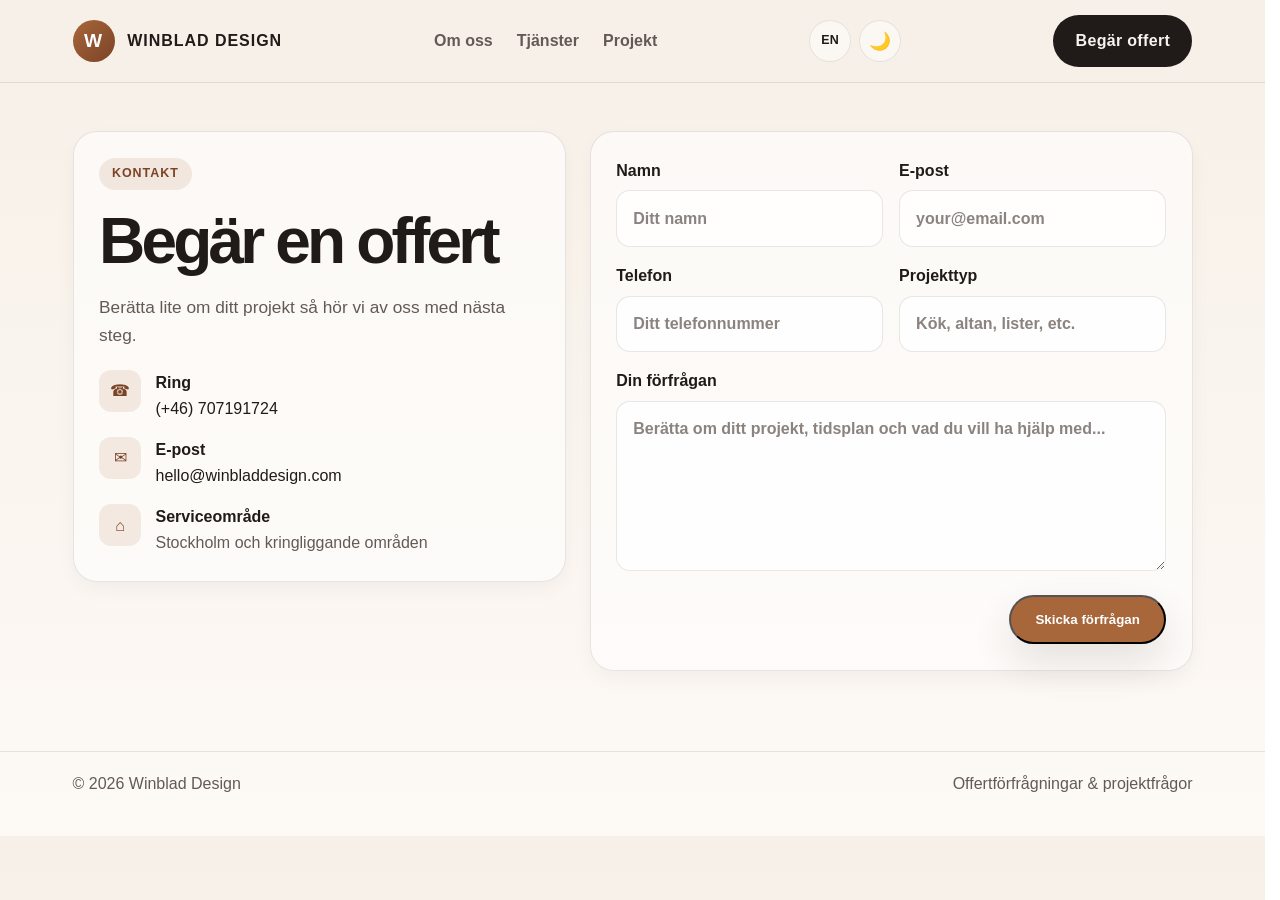
<file: quote.html>
<!DOCTYPE html>
<html lang="en">
  <head>
    <meta charset="UTF-8" />
    <meta name="viewport" content="width=device-width, initial-scale=1.0" />
    <title data-i18n="meta.title.quote">Request a Quote | Winblad Design</title>
    <meta
      name="description"
      data-i18n-content="meta.desc.quote"
      content="Send a project request to Winblad Design through the quote form and email contact details."
    />
    <link rel="stylesheet" href="styles.css" />
  </head>
  <body>
    <header class="site-header">
      <div class="container nav-wrap">
        <a href="index.html" class="brand" data-i18n-aria-label="a11y.brandHome" aria-label="Winblad Design home">
          <span class="brand-mark">W</span>
          <span class="brand-text">Winblad Design</span>
        </a>

        <nav class="nav-links" aria-label="Main navigation">
          <a href="index.html#about" data-i18n="nav.about">About</a>
          <a href="index.html#services" data-i18n="nav.services">Services</a>
          <a href="projects.html" data-i18n="nav.projects">Projects</a>
          <div class="toggle-group toggle-group-mobile">
            <button class="lang-toggle" type="button" data-i18n-aria-label="a11y.langToggle" aria-label="Switch language">SV</button>
            <button class="theme-toggle" type="button" data-i18n-aria-label="a11y.themeToggle" aria-label="Toggle dark mode">🌙</button>
          </div>
        </nav>

        <div class="toggle-group toggle-group-desktop">
          <button class="lang-toggle" type="button" data-i18n-aria-label="a11y.langToggle" aria-label="Switch language">SV</button>
          <button class="theme-toggle" type="button" data-i18n-aria-label="a11y.themeToggle" aria-label="Toggle dark mode">🌙</button>
        </div>

        <a href="quote.html" class="nav-cta" data-i18n="nav.quote">Get a Quote</a>
        <button class="mobile-menu-button" type="button" data-i18n-aria-label="a11y.toggleMenu" aria-label="Toggle menu" aria-expanded="false">
          <span data-i18n="nav.menu">Menu</span>
        </button>
      </div>
    </header>

    <main class="quote-page">
      <div class="container quote-layout">
        <section class="quote-panel">
          <span class="eyebrow" data-i18n="shared.contact">Contact</span>
          <h1 data-i18n="quote.h1">Request a quote</h1>
          <p class="lead" data-i18n="quote.lead">
            Tell us a little about your project and we'll be in touch with next steps.
          </p>

          <div class="contact-list">
            <div class="contact-item">
              <div class="contact-icon">☎</div>
              <div>
                <strong data-i18n="shared.call">Call</strong>
                <a href="tel:+46707191724">(+46) 707191724</a>
              </div>
            </div>
            <div class="contact-item">
              <div class="contact-icon">✉</div>
              <div>
                <strong data-i18n="shared.email">Email</strong>
                <a href="mailto:hello@winbladdesign.com">hello@winbladdesign.com</a>
              </div>
            </div>
            <div class="contact-item">
              <div class="contact-icon">⌂</div>
              <div>
                <strong data-i18n="shared.serviceArea">Service area</strong>
                <span data-i18n="shared.serviceAreaValue">Stockholm & surrounding communities</span>
              </div>
            </div>
          </div>
        </section>

        <section class="quote-panel">
          <form class="quote-form" action="mailto:hello@winbladdesign.com" method="post" enctype="text/plain">
            <div class="form-row">
              <label>
                <span data-i18n="quote.form.name">Name</span>
                <input type="text" name="name" data-i18n-placeholder="quote.form.namePh" placeholder="Your name" required />
              </label>

              <label>
                <span data-i18n="quote.form.email">Email</span>
                <input type="email" name="email" placeholder="your@email.com" required />
              </label>
            </div>

            <div class="form-row">
              <label>
                <span data-i18n="quote.form.phone">Phone</span>
                <input type="tel" name="phone" data-i18n-placeholder="quote.form.phonePh" placeholder="Your phone number" />
              </label>

              <label>
                <span data-i18n="quote.form.projectType">Project type</span>
                <input type="text" name="projectType" data-i18n-placeholder="quote.form.projectTypePh" placeholder="Kitchen, deck, trim, etc." />
              </label>
            </div>

            <label>
              <span data-i18n="quote.form.message">Your request</span>
              <textarea name="message" data-i18n-placeholder="quote.form.messagePh" placeholder="Tell us about your project, timeline, and what you'd like help with..." required></textarea>
            </label>

            <div class="quote-actions">
              <button type="submit" class="button primary" data-i18n="quote.form.submit">Send request</button>
            </div>
          </form>
        </section>
      </div>
    </main>

    <footer class="footer">
      <div class="container footer-inner">
        <p>© 2026 Winblad Design</p>
        <p data-i18n="quote.footerTagline">Request details & project inquiries</p>
      </div>
    </footer>

    <script src="main.js"></script>
  </body>
</html>
</file>
<file: styles.css>
:root {
  --bg: #f7f0e8;
  --bg2: #fdf9f5;
  --panel: #fffdf9;
  --ink: #201b18;
  --muted: #635a55;
  --accent: #a8663b;
  --accent-dark: #7a4326;
  --line: rgba(32, 27, 24, 0.1);
  --shadow: 0 18px 40px rgba(46, 31, 25, 0.12);
  --header-bg: rgba(247, 240, 232, 0.9);
  --card-bg: rgba(255, 255, 255, 0.55);
  --input-bg: rgba(255, 255, 255, 0.8);
  --dropdown-bg: rgba(255, 255, 255, 0.98);
  --hero-card-1: #f2e2d0;
  --hero-card-2: #e0cab4;
  --tag-bg: rgba(168, 102, 59, 0.12);
  --cta-bg: var(--ink);
  --cta-text: #f7f3ef;
  --accent-contrast: #fff;
  color-scheme: light;
}

[data-theme="dark"] {
  --bg: #1b1714;
  --bg2: #15110f;
  --panel: #241f1b;
  --ink: #f3ece5;
  --muted: #b8a89d;
  --accent: #e08f56;
  --accent-dark: #f0a56c;
  --line: rgba(255, 255, 255, 0.12);
  --shadow: 0 18px 40px rgba(0, 0, 0, 0.45);
  --header-bg: rgba(27, 23, 20, 0.9);
  --card-bg: rgba(255, 255, 255, 0.06);
  --input-bg: rgba(255, 255, 255, 0.08);
  --dropdown-bg: rgba(36, 31, 27, 0.98);
  --hero-card-1: #3a2c22;
  --hero-card-2: #241a14;
  --tag-bg: rgba(224, 143, 86, 0.18);
  --cta-bg: var(--accent);
  --cta-text: #1b1714;
  --accent-contrast: #1b1714;
  color-scheme: dark;
}

* {
  box-sizing: border-box;
}

html {
  scroll-behavior: smooth;
  scrollbar-gutter: stable;
}

body {
  margin: 0;
  font-family: "Segoe UI", Tahoma, Geneva, Verdana, sans-serif;
  background: linear-gradient(180deg, var(--bg) 0%, var(--bg2) 100%);
  color: var(--ink);
  line-height: 1.6;
  transition: background-color 0.2s ease, color 0.2s ease;
}

a {
  color: inherit;
  text-decoration: none;
}

img {
  max-width: 100%;
  display: block;
}

.container {
  width: min(1120px, calc(100% - 2rem));
  margin: 0 auto;
}

.site-header {
  position: sticky;
  top: 0;
  z-index: 20;
  backdrop-filter: blur(12px);
  background: var(--header-bg);
  border-bottom: 1px solid var(--line);
}

.nav-wrap {
  display: flex;
  justify-content: space-between;
  align-items: center;
  min-height: 82px;
  gap: 1rem;
}

.brand {
  display: flex;
  align-items: center;
  gap: 0.8rem;
  font-weight: 800;
  letter-spacing: 0.06em;
  text-transform: uppercase;
}

.brand-mark {
  width: 42px;
  height: 42px;
  display: grid;
  place-items: center;
  border-radius: 50%;
  background: linear-gradient(135deg, var(--accent), var(--accent-dark));
  color: #fff;
  font-size: 1.2rem;
}

.mobile-menu-button {
  display: none;
}

.toggle-group {
  display: flex;
  align-items: center;
  gap: 0.5rem;
}

.toggle-group-mobile {
  display: none;
}

.lang-toggle,
.theme-toggle {
  display: inline-flex;
  align-items: center;
  justify-content: center;
  border: 1px solid var(--line);
  background: var(--card-bg);
  color: var(--ink);
  border-radius: 999px;
  font: inherit;
  font-weight: 700;
  cursor: pointer;
  transition: transform 0.15s ease, background-color 0.2s ease;
}

.lang-toggle {
  width: 42px;
  height: 42px;
  font-size: 0.78rem;
  letter-spacing: 0.02em;
}

.theme-toggle {
  width: 42px;
  height: 42px;
  font-size: 1.1rem;
}

.lang-toggle:hover,
.theme-toggle:hover {
  transform: translateY(-1px);
}

.nav-links {
  display: flex;
  align-items: center;
  gap: 1.5rem;
  flex-wrap: wrap;
}

.nav-links a {
  color: var(--muted);
  font-weight: 600;
}

.nav-cta {
  background: var(--cta-bg);
  color: var(--cta-text);
  padding: 0.8rem 1.4rem;
  border-radius: 999px;
  font-weight: 700;
  letter-spacing: 0.02em;
}

.hero {
  padding: 4rem 0 2.5rem;
}

.hero-grid {
  display: grid;
  grid-template-columns: 1.15fr 0.85fr;
  gap: 2rem;
  align-items: center;
}

.eyebrow {
  display: inline-block;
  padding: 0.4rem 0.8rem;
  border-radius: 999px;
  background: var(--tag-bg);
  color: var(--accent-dark);
  font-size: 0.78rem;
  font-weight: 700;
  letter-spacing: 0.08em;
  text-transform: uppercase;
}

h1, h2, h3 {
  margin: 0 0 0.75rem;
  line-height: 1.1;
}

h1 {
  font-size: clamp(2.5rem, 5vw, 4.5rem);
  letter-spacing: -0.06em;
  margin-top: 1rem;
}

.lead {
  font-size: 1.08rem;
  color: var(--muted);
  max-width: 62ch;
}

.hero-actions {
  display: flex;
  flex-wrap: wrap;
  gap: 1rem;
  margin-top: 1.75rem;
}

.button {
  display: inline-flex;
  justify-content: center;
  align-items: center;
  border-radius: 999px;
  padding: 0.95rem 1.5rem;
  font-weight: 700;
  transition: 0.2s ease;
}

.button.primary {
  background: var(--accent);
  color: var(--accent-contrast);
  box-shadow: var(--shadow);
}

.button.secondary {
  border: 1px solid var(--line);
  background: var(--card-bg);
}

.button:hover {
  transform: translateY(-1px);
}

.hero-meta {
  display: flex;
  flex-wrap: wrap;
  gap: 1.75rem;
  margin-top: 2rem;
}

.meta-item {
  min-width: 140px;
}

.meta-item strong {
  display: block;
  font-size: 1.15rem;
}

.meta-item span {
  color: var(--muted);
  font-size: 0.92rem;
}

.hero-card {
  position: relative;
  background: linear-gradient(180deg, var(--hero-card-1), var(--hero-card-2));
  border: 1px solid var(--line);
  border-radius: 28px;
  padding: 1rem;
  box-shadow: var(--shadow);
}

.hero-card img {
  width: 100%;
  height: 540px;
  object-fit: cover;
  border-radius: 22px;
}

.card-badge {
  position: absolute;
  right: 1.5rem;
  bottom: 1.5rem;
  background: var(--card-bg);
  backdrop-filter: blur(8px);
  border: 1px solid var(--line);
  border-radius: 18px;
  padding: 0.85rem 1rem;
  box-shadow: 0 12px 25px rgba(0, 0, 0, 0.08);
}

.card-badge strong {
  display: block;
}

.section {
  padding: 4.5rem 0;
}

.section-head {
  display: flex;
  justify-content: space-between;
  align-items: end;
  gap: 1rem;
  margin-bottom: 2rem;
}

.section-head p {
  margin: 0;
  color: var(--muted);
  max-width: 55ch;
}

.grid-3 {
  display: grid;
  grid-template-columns: repeat(3, minmax(0, 1fr));
  gap: 1.3rem;
}

.service-card,
.project-card,
.feature-card,
.contact-panel,
.project-highlight {
  border: 1px solid var(--line);
  border-radius: 22px;
  background: var(--card-bg);
  box-shadow: 0 8px 20px rgba(33, 28, 25, 0.04);
}

.service-card {
  padding: 1.5rem;
}

.service-icon {
  width: 52px;
  height: 52px;
  display: grid;
  place-items: center;
  border-radius: 14px;
  background: var(--tag-bg);
  color: var(--accent-dark);
  font-size: 1.4rem;
  margin-bottom: 1rem;
}

.service-card p,
.feature-card p,
.project-card p,
.project-highlight p,
.contact-panel p,
.footer p {
  margin: 0;
  color: var(--muted);
}

.feature-grid {
  display: grid;
  grid-template-columns: repeat(2, minmax(0, 1fr));
  gap: 1.5rem;
}

.feature-card {
  padding: 1.5rem;
}

.project-card {
  overflow: hidden;
}

.project-card img {
  height: 260px;
  width: 100%;
  object-fit: cover;
}

.project-copy {
  padding: 1.2rem 1.2rem 1.5rem;
}

.tag {
  display: inline-block;
  padding: 0.35rem 0.7rem;
  border-radius: 999px;
  background: var(--tag-bg);
  color: var(--accent-dark);
  font-weight: 700;
  font-size: 0.75rem;
  letter-spacing: 0.07em;
  text-transform: uppercase;
  margin-bottom: 0.75rem;
}

.project-list {
  display: grid;
  grid-template-columns: repeat(2, minmax(0, 1fr));
  gap: 1.5rem;
}

.project-highlight {
  padding: 1rem;
}

.project-highlight img {
  border-radius: 18px;
  height: 370px;
  width: 100%;
  object-fit: cover;
  margin-bottom: 1rem;
}

.cta-band {
  padding: 2.5rem 0 5.5rem;
}

.cta-box {
  display: flex;
  justify-content: space-between;
  align-items: center;
  gap: 1rem;
  padding: 2rem 2.2rem;
  background: linear-gradient(120deg, #1f1a18 0%, #3d2a22 100%);
  color: #fff;
  border-radius: 26px;
  box-shadow: var(--shadow);
}

.cta-box p {
  margin: 0.5rem 0 0;
  color: rgba(255,255,255,0.8);
}

.contact-wrap {
  display: grid;
  grid-template-columns: 1fr 0.8fr;
  gap: 1.5rem;
  align-items: center;
}

.contact-panel {
  padding: 1.5rem;
}

.contact-list {
  display: grid;
  gap: 1rem;
  margin-top: 1.3rem;
}

.contact-item {
  display: flex;
  gap: 0.9rem;
  align-items: flex-start;
}

.contact-icon {
  width: 42px;
  height: 42px;
  display: grid;
  place-items: center;
  border-radius: 12px;
  background: var(--tag-bg);
  color: var(--accent-dark);
  flex-shrink: 0;
}

.contact-item strong,
.contact-item a {
  display: block;
}

.contact-item span {
  color: var(--muted);
}

.footer {
  border-top: 1px solid var(--line);
  padding: 1.2rem 0 2.5rem;
}

.footer-inner {
  display: flex;
  justify-content: space-between;
  gap: 1rem;
  align-items: center;
  flex-wrap: wrap;
}

.not-found {
  padding: 5rem 0;
}

.not-found-box {
  max-width: 640px;
  text-align: center;
  display: flex;
  flex-direction: column;
  align-items: center;
}

.not-found-box .hero-actions {
  justify-content: center;
  margin-top: 2rem;
}

.page-hero {
  padding: 3rem 0 1rem;
}

.page-hero .container {
  background: var(--card-bg);
  border: 1px solid var(--line);
  border-radius: 26px;
  padding: 2rem;
}

.page-hero h1 {
  font-size: clamp(2.4rem, 4vw, 4rem);
}

.quote-page {
  padding: 3rem 0 5rem;
}

.quote-layout {
  display: grid;
  grid-template-columns: 0.9fr 1.1fr;
  gap: 1.5rem;
  align-items: start;
}

.quote-panel {
  border: 1px solid var(--line);
  border-radius: 24px;
  background: var(--card-bg);
  padding: 1.6rem;
  box-shadow: 0 8px 20px rgba(33, 28, 25, 0.04);
}

.quote-form {
  display: grid;
  gap: 1rem;
}

.form-row {
  display: grid;
  grid-template-columns: repeat(2, minmax(0, 1fr));
  gap: 1rem;
}

label {
  display: grid;
  gap: 0.45rem;
  font-weight: 600;
  color: var(--ink);
}

input,
textarea {
  width: 100%;
  border: 1px solid var(--line);
  border-radius: 14px;
  padding: 0.9rem 1rem;
  font: inherit;
  color: var(--ink);
  background: var(--input-bg);
}

input::placeholder,
textarea::placeholder {
  color: var(--muted);
  opacity: 0.75;
}

textarea {
  min-height: 170px;
  resize: vertical;
}

.quote-actions {
  display: flex;
  justify-content: flex-end;
  margin-top: 0.5rem;
}

@media (max-width: 900px) {
  .quote-layout,
  .form-row {
    grid-template-columns: 1fr;
  }
  .hero-grid,
  .contact-wrap,
  .grid-3,
  .project-list,
  .feature-grid {
    grid-template-columns: 1fr;
  }

  .nav-wrap {
    flex-wrap: wrap;
    padding: 1rem 0;
  }

  .nav-links {
    width: 100%;
    justify-content: center;
  }

  .cta-box,
  .section-head {
    display: block;
  }

  .cta-box {
    padding: 1.5rem;
  }
}

@media (max-width: 560px) {
  .site-header {
    position: sticky;
    top: 0;
    z-index: 40;
  }

  .nav-wrap {
    min-height: auto;
    gap: 0.35rem;
    padding: 0.7rem 0;
    align-items: center;
    position: relative;
    flex-wrap: nowrap;
  }

  .brand {
    font-size: 0.75rem;
    letter-spacing: 0.04em;
    flex-shrink: 1;
    min-width: 0;
  }

  .brand-text {
    white-space: nowrap;
    overflow: hidden;
    text-overflow: ellipsis;
  }

  .brand-mark {
    width: 28px;
    height: 28px;
    font-size: 0.85rem;
    flex-shrink: 0;
  }

  .nav-links {
    display: none;
    position: absolute;
    top: calc(100% + 0.4rem);
    right: 0;
    left: auto;
    flex-direction: column;
    align-items: stretch;
    min-width: 180px;
    background: var(--dropdown-bg);
    border: 1px solid var(--line);
    border-radius: 14px;
    padding: 0.75rem;
    box-shadow: 0 14px 30px rgba(0,0,0,0.08);
  }

  .nav-links.mobile-open {
    display: flex;
  }

  .nav-links a {
    line-height: 1.2;
    padding: 0.3rem 0;
  }

  .toggle-group-desktop {
    display: none;
  }

  .toggle-group-mobile {
    display: flex;
    justify-content: center;
    padding-top: 0.6rem;
    margin-top: 0.4rem;
    border-top: 1px solid var(--line);
  }

  .nav-cta {
    padding: 0.5rem 0.7rem;
    width: auto;
    font-size: 0.68rem;
    white-space: nowrap;
    margin-left: auto;
  }

  .mobile-menu-button {
    display: inline-flex;
    align-items: center;
    justify-content: center;
    border: 1px solid var(--line);
    background: rgba(255,255,255,0.8);
    color: var(--ink);
    border-radius: 999px;
    padding: 0.45rem 0.7rem;
    font: inherit;
    font-size: 0.68rem;
    font-weight: 700;
    cursor: pointer;
    flex-shrink: 0;
  }

  .hero {
    padding-top: 2.2rem;
  }

  .hero-card img {
    height: 380px;
  }

  .button {
    width: 100%;
  }

  .hero-actions {
    display: grid;
  }
}
</file>
